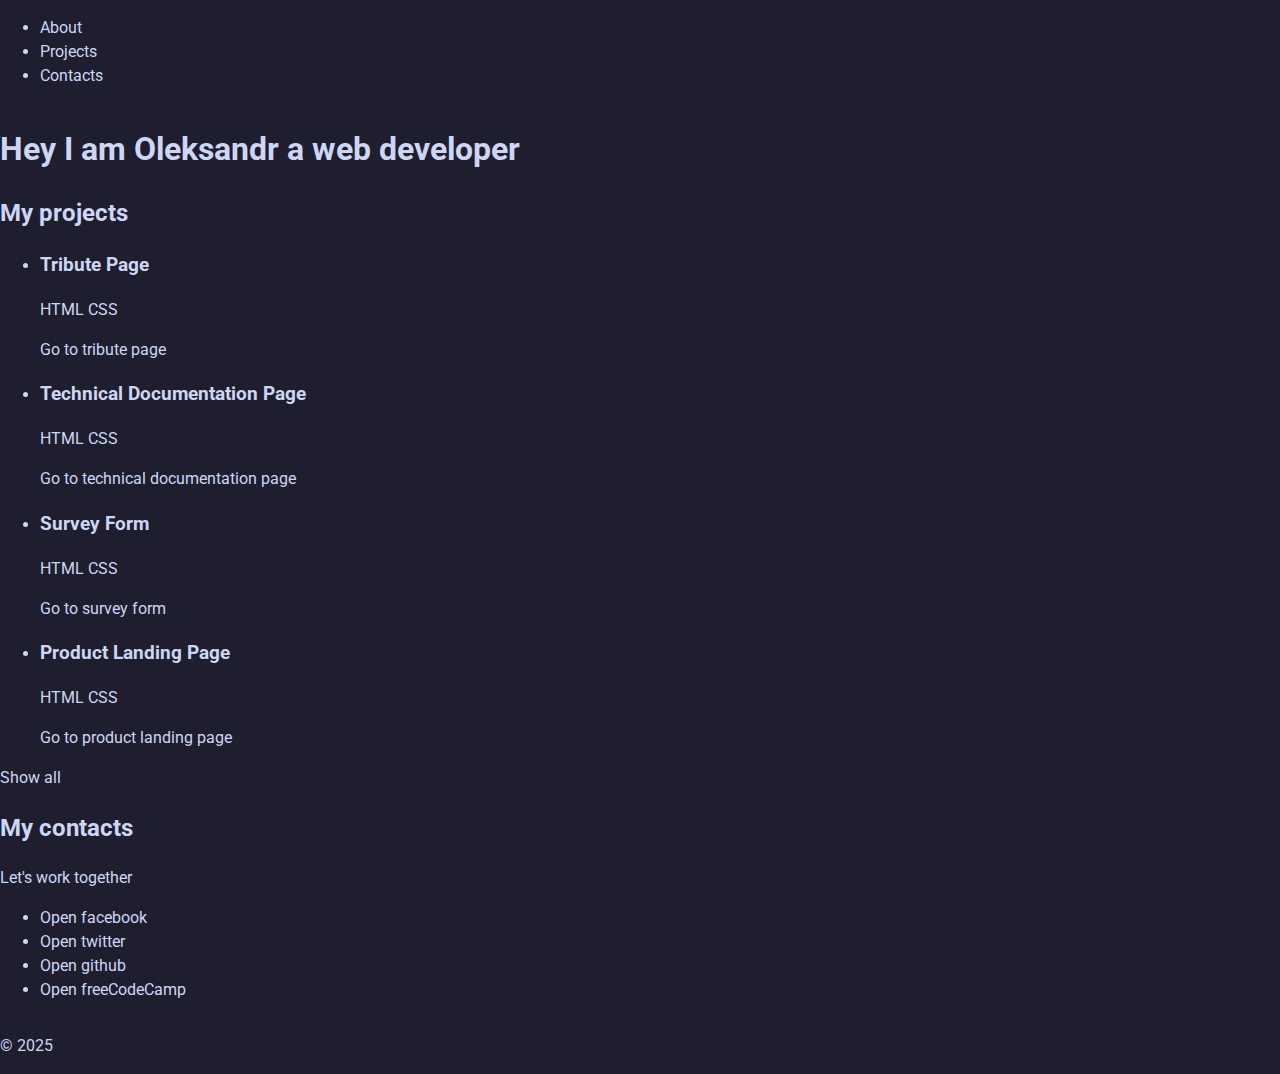
<file: personal-portfolio-webpage/index.html>
<!DOCTYPE html>
<html lang="en">

<head>
  <meta charset="UTF-8">
  <meta name="viewport" content="width=device-width, initial-scale=1.0">
  <meta name="description" content="Personal protfolio webpage of web developer">
  <title>Personal Protfolio Webpage Project</title>
  <link rel="preconnect" href="https://fonts.googleapis.com">
  <link rel="preconnect" href="https://fonts.gstatic.com" crossorigin>
  <link href="https://fonts.googleapis.com/css2?family=Roboto:ital,wght@0,100..900;1,100..900&display=swap"
    rel="stylesheet">
  <link rel="stylesheet" href="css/styles.css">
</head>

<body>
  <div class="wrapper">
    <nav class="nav" id="navbar">
      <div class="container">
        <div class="nav__inner">
          <ul class="menu">
            <li class="menu__item">
              <a href="#welcome-section" class="menu__link">About</a>
            </li>
            <li class="menu__item">
              <a href="#projects" class="menu__link">Projects</a>
            </li>
            <li class="menu__item">
              <a href="#contact" class="menu__link">Contacts</a>
            </li>
          </ul>
        </div>
      </div>
    </nav>
    <main class="main">
      <section class="hero" id="welcome-section">
        <div class="container">
          <div class="hero__inner">
            <h1 class="hero__title">Hey I am Oleksandr <span>a web developer</span></h1>
          </div>
        </div>
      </section>
      <section class="section projects" id="projects">
        <div class="container">
          <h2 class="section__title">My projects</h2>
          <ul class="projects__list">
            <li class="project project-title project--tribute">
              <div class="project__info">
                <h3 class="project__name">Tribute Page</h3>
                <p class="project__technologies">
                  <span class="project__tech project__tech--html">HTML</span>
                  <span class="project__tech project__tech--css">CSS</span>
                </p>
                <a href="https://github.com/ovsmnk/freecodecamp-responsive-web-design-projects/tree/main/tribute-page"
                  class="project__link" target="_blank">
                  <span class="visually-hidden">Go to tribute page</span>
                </a>
              </div>
            </li>
            <li class="project project-title project--docs">
              <div class="project__info">
                <h3 class="project__name">Technical Documentation Page</h3>
                <p class="project__technologies">
                  <span class="project__tech project__tech--html">HTML</span>
                  <span class="project__tech project__tech--css">CSS</span>
                </p>
                <a href="https://github.com/ovsmnk/freecodecamp-responsive-web-design-projects/tree/main/technical-documentation-page"
                  target="_blank" class="project__link">
                  <span class="visually-hidden">Go to technical documentation page</span>
                </a>
              </div>
            </li>
            <li class="project project-title project--form">
              <div class="project__info">
                <h3 class="project__name">Survey Form</h3>
                <p class="project__technologies">
                  <span class="project__tech project__tech--html">HTML</span>
                  <span class="project__tech project__tech--css">CSS</span>
                </p>
                <a href="https://github.com/ovsmnk/freecodecamp-responsive-web-design-projects/tree/main/survey-form"
                  class="project__link" target="_blank">
                  <span class="visually-hidden">Go to survey form</span>
                </a>
              </div>
            </li>
            <li class="project project-title project--landing">
              <div class="project__info">
                <h3 class="project__name">Product Landing Page</h3>
                <p class="project__technologies">
                  <span class="project__tech project__tech--html">HTML</span>
                  <span class="project__tech project__tech--css">CSS</span>
                </p>
                <a href="https://github.com/ovsmnk/freecodecamp-responsive-web-design-projects/tree/main/product-landing-page"
                  class="project__link" target="_blank">
                  <span class="visually-hidden">Go to product landing page</span>
                </a>
              </div>
            </li>
          </ul>
          <a href="https://github.com/ovsmnk" class="button projects__button" target="_blank">
            Show all <span class="button__arrow"></span>
          </a>
        </div>
      </section>
      <section class="section contact" id="contact">
        <div class="container">
          <h2 class="visually-hidden">My contacts</h2>
          <p class="contact__text">Let's work together</p>
          <ul class="socials">
            <li class="socials__item">
              <a href="#" class="socials__link socials__link--facebook" target="_blank">
                <span class="visually-hidden">Open facebook</span>
              </a>
            </li>
            <li class="socials__item">
              <a href="#" class="socials__link socials__link--twitter" target="_blank">
                <span class="visually-hidden">Open twitter</span>
              </a>
            </li>
            <li class="socials__item">
              <a href="https://github.com/ovsmnk" class="socials__link socials__link--github profile-link"
                target="_blank">
                <span class="visually-hidden">Open github</span>
              </a>
            </li>
            <li class="socials__item">
              <a href="https://www.freecodecamp.org/ovsmnk" class="socials__link socials__link--freecodecamp"
                target="_blank">
                <span class="visually-hidden">Open freeCodeCamp</span>
              </a>
            </li>
          </ul>
        </div>
      </section>
    </main>
    <footer class="footer">
      <div class="container">
        <div class="footer__inner">
          <p class="footer__copy">&copy; 2025</p>
        </div>
      </div>
    </footer>
  </div>
</body>

</html>
</file>
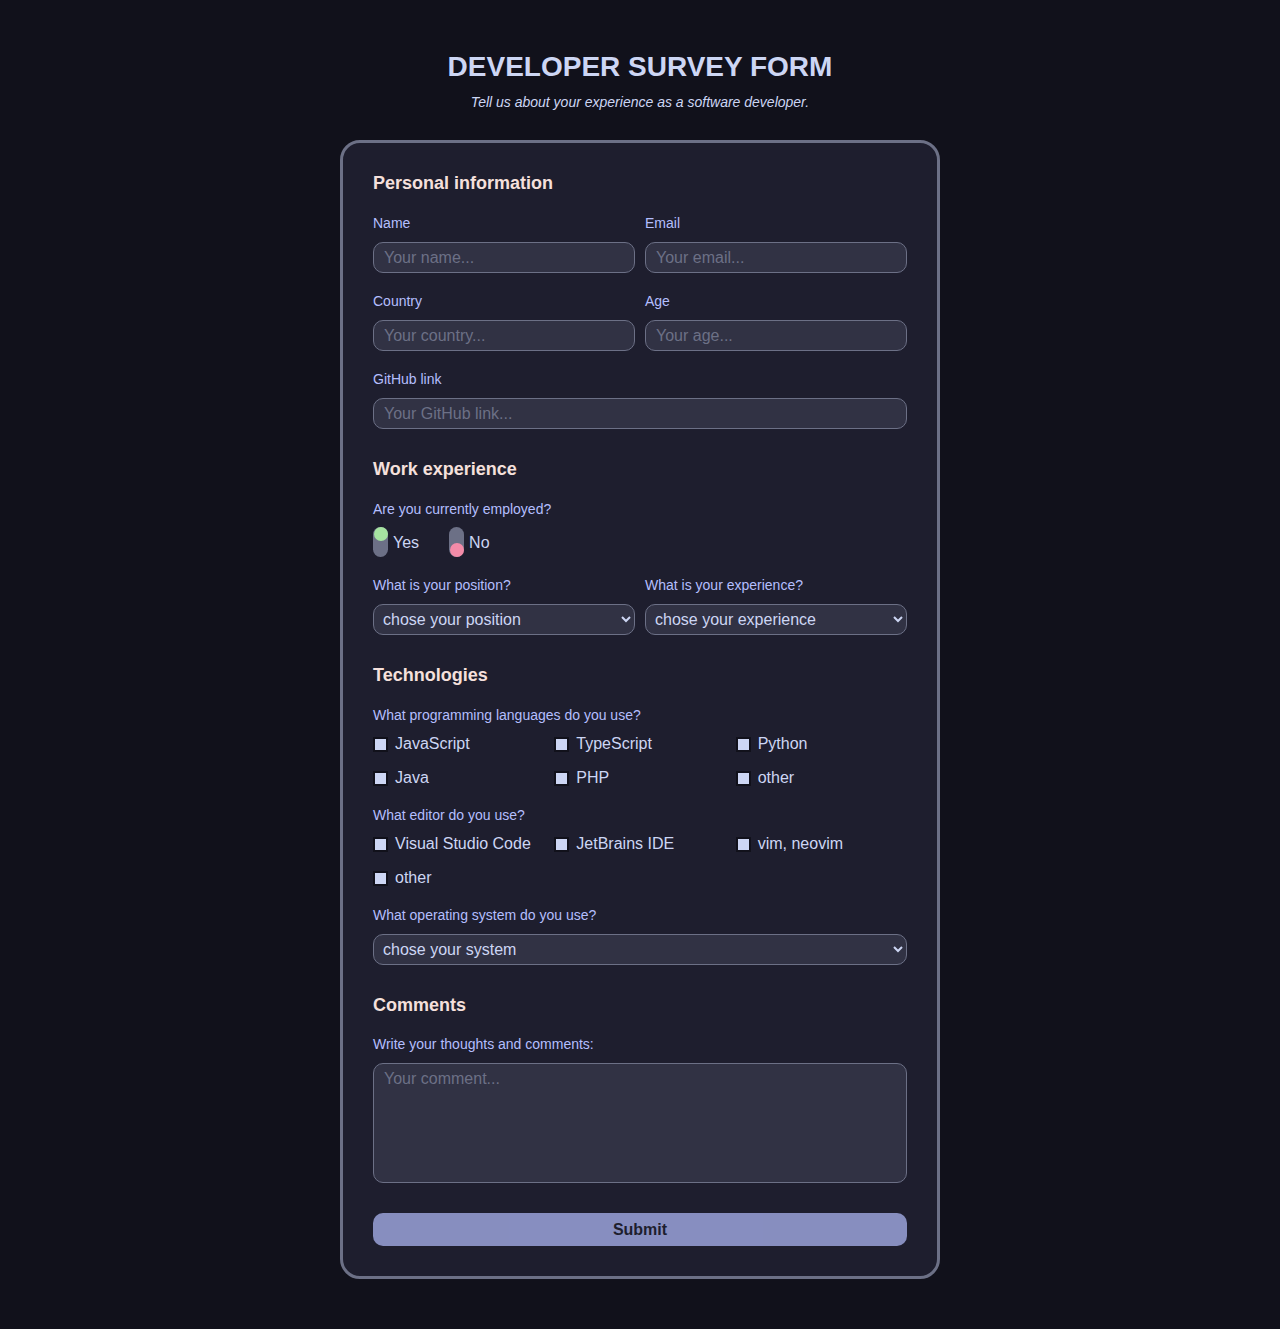
<file: survey-form/index.html>
<!doctype html>
<html lang="en">

<head>
  <meta charset="UTF-8">
  <meta name="viewport" content="width=device-width, initial-scale=1.0">
  <title>Survey Form Project</title>
  <link rel="stylesheet" href="css/styles.css">
</head>

<body>
  <div class="wrapper">
    <div class="survey">
      <div class="heading">
        <h1 class="title" id="title">Developer Survey Form</h1>
        <p class="description" id="description">
          Tell us about your experience as a software developer.
        </p>
      </div>
      <form action="#" method="post" id="survey-form" class="form">
        <fieldset class="form__section">
          <legend class="form__section-title">Personal information</legend>
          <ul class="form__list form__list--personal">
            <li class="form__list-item">
              <label class="form__label" for="name" id="name-label">Name</label>
              <input class="form__input" id="name" name="name" type="text" placeholder="Your name..." required>
            </li>
            <li class="form__list-item">
              <label class="form__label" for="email" id="email-label">Email</label>
              <input class="form__input" id="email" name="email" type="email" placeholder="Your email..." required>
            </li>
            <li class="form__list-item">
              <label class="form__label" for="country" id="country-label">Country</label>
              <input class="form__input" id="country" name="country" type="text" placeholder="Your country..." required>
            </li>
            <li class="form__list-item">
              <label class="form__label" for="number" id="number-label">Age</label>
              <input class="form__input" type="number" id="number" min="16" max="120" name="number" required
                placeholder="Your age...">
            </li>
            <li class="form__list-item">
              <label class="form__label" for="github" id="github-label">GitHub link</label>
              <input class="form__input" id="github" name="github" type="url" placeholder="Your GitHub link..." required>
            </li>
          </ul>
        </fieldset>
        <fieldset class="form__section">
          <legend class="form__section-title">Work experience</legend>
          <ul class="form__list form__list--work">
            <li class="form__list-item">
              <h3 class="form__list-title">Are you currently employed?</h3>
              <p class="form__row">
                <label for="employed" class="switcher">
                  <input id="employed" type="radio" name="is-employed" value="yes" class="switcher__input" checked>
                  <span class="switcher__handle"></span>
                  <span class="switcher__text">Yes</span>
                </label>
                <label for="not-employed" class="switcher">
                  <input id="not-employed" type="radio" name="is-employed" value="no" class="switcher__input">
                  <span class="switcher__handle"></span>
                  <span class="switcher__text">No</span>
                </label>
              </p>
            </li>
            <li class="form__list-item">
              <label for="dropdown" class="form__label">What is your position?</label>
              <select name="dropdown" id="dropdown" class="form__select">
                <option>chose your position</option>
                <option value="unemployed">unemployed</option>
                <option value="junior">Junior Developer</option>
                <option value="middle">Middle Developer</option>
                <option value="senior">Senior Developer</option>
              </select>
            </li>
            <li class="form__list-item">
              <label for="experience" class="form__label">What is your experience?</label>
              <select name="experience" id="experience" class="form__select">
                <option>chose your experience</option>
                <option value="0">no experience</option>
                <option value="1-5">1-5 years</option>
                <option value="5-10">5-10 years</option>
                <option value="10+">10+ years</option>
              </select>
            </li>
          </ul>
        </fieldset>
        <fieldset class="form__section">
          <legend class="form__section-title">Technologies</legend>
          <ul class="form__list form__list--technologies">
            <li class="form__list-item">
              <h3 class="form__list-title">
                What programming languages do you use?
              </h3>
              <ul class="options-list">
                <li class="options-list__item">
                  <label for="javascript-checkbox" class="checkbox">
                    <input type="checkbox" id="javascript-checkbox" name="javascript-checkbox" value="javascript"
                      class="checkbox__input">
                    <span class="checkbox__handle"></span>
                    <span class="checkbox__text">JavaScript</span>
                  </label>
                </li>
                <li class="options-list__item">
                  <label for="typescript-checkbox" class="checkbox">
                    <input type="checkbox" id="typescript-checkbox" name="typescript-checkbox" value="typescript"
                      class="checkbox__input">
                    <span class="checkbox__handle"></span>
                    <span class="checkbox__text">TypeScript</span>
                  </label>
                </li>
                <li class="options-list__item">
                  <label for="python-checkbox" class="checkbox">
                    <input type="checkbox" id="python-checkbox" name="python-checkbox" value="python"
                      class="checkbox__input">
                    <span class="checkbox__handle"></span>
                    <span class="checkbox__text">Python</span>
                  </label>
                </li>
                <li class="options-list__item">
                  <label for="java-checkbox" class="checkbox">
                    <input type="checkbox" id="java-checkbox" name="java-checkbox" value="java" class="checkbox__input">
                    <span class="checkbox__handle"></span>
                    <span class="checkbox__text">Java</span>
                  </label>
                </li>
                <li class="options-list__item">
                  <label for="php-checkbox" class="checkbox">
                    <input type="checkbox" id="php-checkbox" name="php-checkbox" value="php" class="checkbox__input">
                    <span class="checkbox__handle"></span>
                    <span class="checkbox__text">PHP</span>
                  </label>
                </li>
                <li class="options-list__item">
                  <label for="other-lang-checkbox" class="checkbox">
                    <input type="checkbox" id="other-lang-checkbox" name="other-lang-checkbox" value="other"
                      class="checkbox__input">
                    <span class="checkbox__handle"></span>
                    <span class="checkbox__text">other</span>
                  </label>
                </li>
              </ul>
            </li>
            <li class="form__list-item">
              <h3 class="form__list-title">What editor do you use?</h3>
              <ul class="options-list">
                <li class="options-list__item">
                  <label for="code-checkbox" class="checkbox">
                    <input type="checkbox" id="code-checkbox" name="code-checkbox" value="code" class="checkbox__input">
                    <span class="checkbox__handle"></span>
                    <span class="checkbox__text">Visual Studio Code</span>
                  </label>
                </li>
                <li class="options-list__item">
                  <label for="jetbrains-checkbox" class="checkbox">
                    <input type="checkbox" id="jetbrains-checkbox" name="jetbrains-checkbox" value="jetbrains"
                      class="checkbox__input">
                    <span class="checkbox__handle"></span>
                    <span class="checkbox__text">JetBrains IDE</span>
                  </label>
                </li>
                <li class="options-list__item">
                  <label for="vim-checkbox" class="checkbox">
                    <input type="checkbox" id="vim-checkbox" name="vim-checkbox" value="vim" class="checkbox__input">
                    <span class="checkbox__handle"></span>
                    <span class="checkbox__text">vim, neovim</span>
                  </label>
                </li>
                <li class="options-list__item">
                  <label for="other-editor-checkbox" class="checkbox">
                    <input type="checkbox" id="other-editor-checkbox" name="other-editor-checkbox" value="other"
                      class="checkbox__input">
                    <span class="checkbox__handle"></span>
                    <span class="checkbox__text">other</span>
                  </label>
                </li>
              </ul>
            </li>
            <li class="form__list-item">
              <label for="system" class="form__label">What operating system do you use?</label>
              <select name="system" id="system" class="form__select">
                <option>chose your system</option>
                <option value="windows">Windows</option>
                <option value="mac">Mac</option>
                <option value="linux">Linux</option>
              </select>
            </li>
          </ul>
        </fieldset>
        <fieldset class="form__section">
          <legend class="form__section-title">Comments</legend>
          <label for="comment" class="form__label">Write your thoughts and comments:</label>
          <textarea class="form__textarea" id="comment" name="comment" rows="5" cols="30"
            placeholder="Your comment..."></textarea>
        </fieldset>
        <button class="form__button" id="submit" type="submit">
          Submit
        </button>
      </form>
    </div>
  </div>
</body>

</html>
</file>
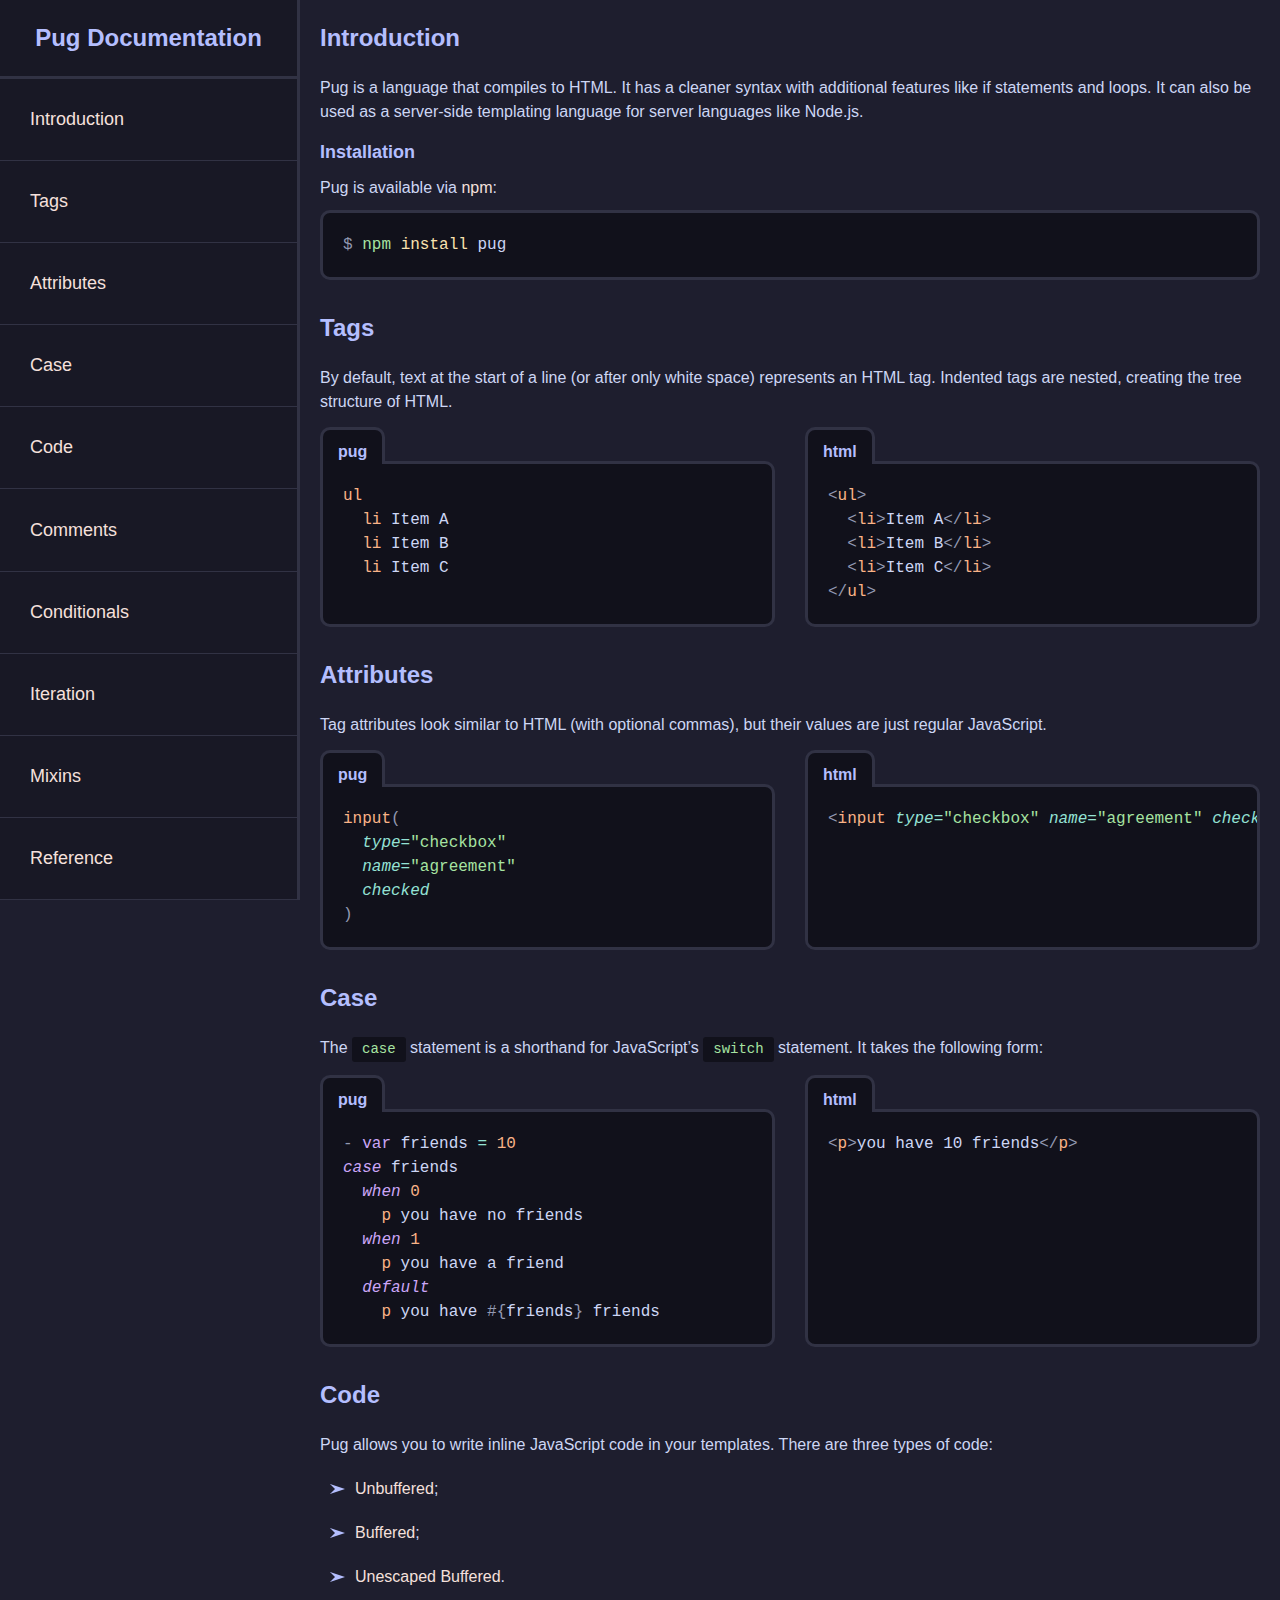
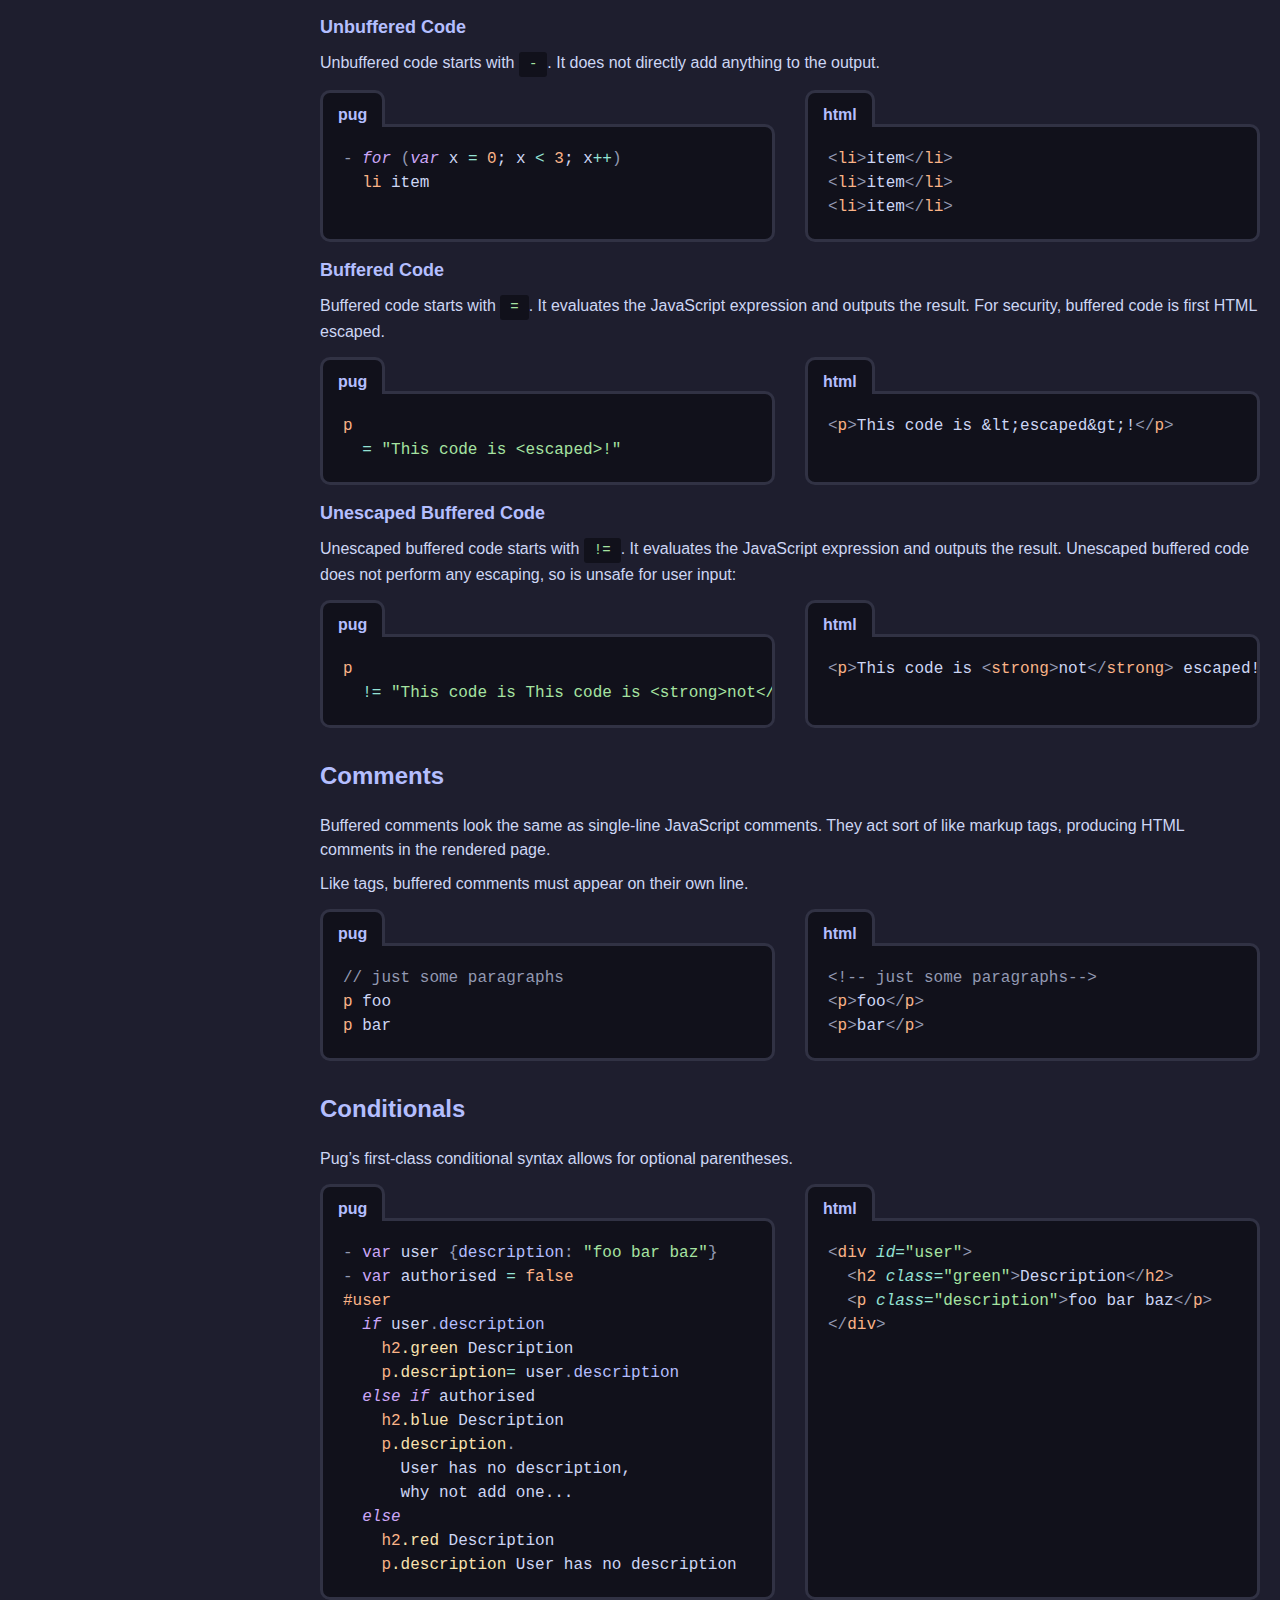
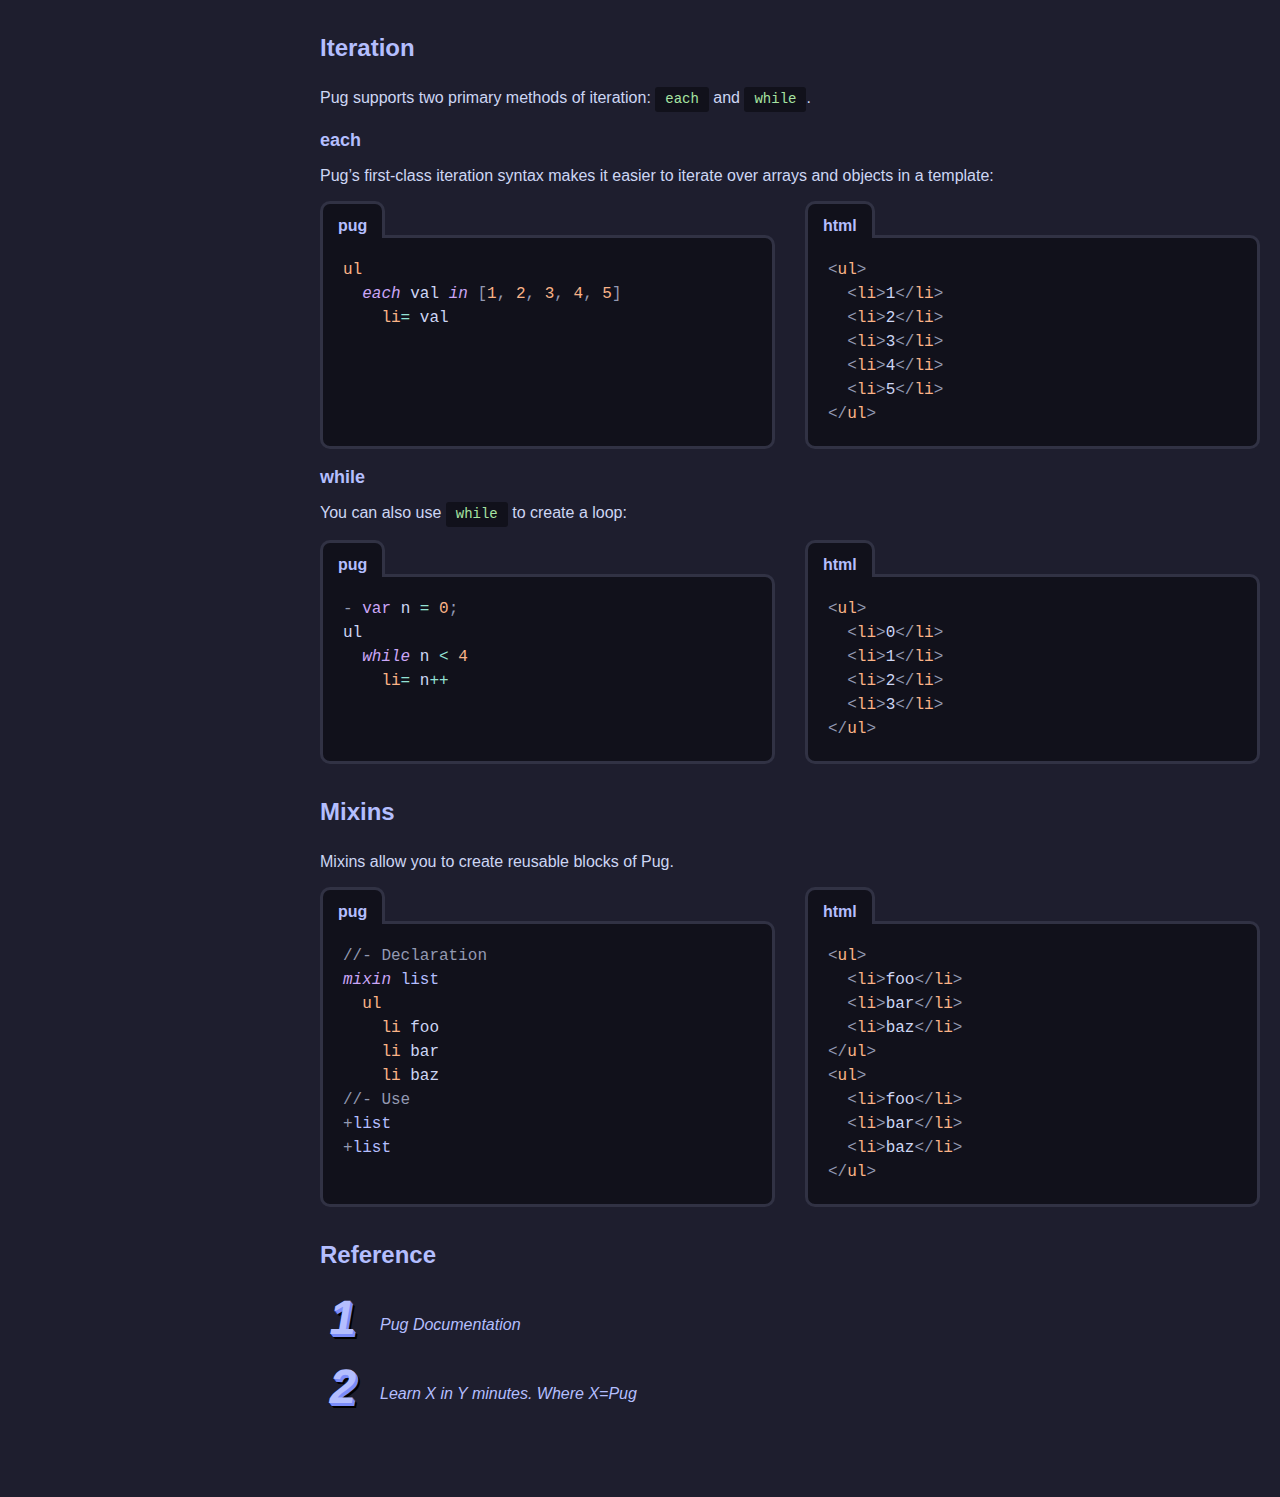
<file: technical-documentation-page/index.html>
<!DOCTYPE html>
<html lang="en">

<head>
  <meta charset="UTF-8">
  <meta name="viewport" content="width=device-width, initial-scale=1.0">
  <meta name="description" content="Pug documentation page">
  <title>Technical Documentation Page Project</title>
  <link rel="stylesheet" href="css/styles.css">
</head>

<body>
  <div class="wrapper">
    <nav class="nav" id="navbar">
      <header class="nav__header">Pug Documentation</header>
      <ul class="nav-menu">
        <li class="nav-item">
          <a href="#Introduction" class="nav-link">Introduction</a>
        </li>
        <li class="nav-item">
          <a href="#Tags" class="nav-link">Tags</a>
        </li>
        <li class="nav-item">
          <a href="#Attributes" class="nav-link">Attributes</a>
        </li>
        <li class="nav-item">
          <a href="#Case" class="nav-link">Case</a>
        </li>
        <li class="nav-item">
          <a href="#Code" class="nav-link">Code</a>
        </li>
        <li class="nav-item">
          <a href="#Comments" class="nav-link">Comments</a>
        </li>
        <li class="nav-item">
          <a href="#Conditionals" class="nav-link">Conditionals</a>
        </li>
        <li class="nav-item">
          <a href="#Iteration" class="nav-link">Iteration</a>
        </li>
        <li class="nav-item">
          <a href="#Mixins" class="nav-link">Mixins</a>
        </li>
        <li class="nav-item">
          <a href="#Reference" class="nav-link">Reference</a>
        </li>
      </ul>
    </nav>
    <main class="main" id="main-doc">
      <section class="main-section" id="Introduction">
        <header class="main-section__header">Introduction</header>
        <div class="main-section__content">
          <p class="main-section__text">Pug is a language that compiles to HTML. It has a cleaner syntax with additional
            features like if statements and loops. It can also be used as a server-side templating language for server
            languages like Node.js.</p>
          <h2 class="main-section__title">Installation</h2>
          <p class="main-section__text">Pug is available via <a href="https://www.npmjs.com/" target="_blank"
              class="link">npm</a>:</p>
          <div class="code-block">
            <pre><code><span class="dim-text">$</span> <span class="command">npm</span> <span class="subcommand">install</span> pug</code></pre>
          </div>
        </div>
      </section>
      <section class="main-section" id="Tags">
        <header class="main-section__header">Tags</header>
        <div class="main-section__content">
          <p class="main-section__text">By default, text at the start of a line (or after only white space) represents
            an HTML tag. Indented tags are nested, creating the tree structure of HTML.</p>
          <div class="code-wrapper">
            <div class="code-block">
              <b class="code-block__lang">pug</b>
              <pre><code><span class="tag-name">ul</span>
  <span class="tag-name">li</span> Item A
  <span class="tag-name">li</span> Item B
  <span class="tag-name">li</span> Item C</code></pre>
            </div>
            <div class="code-block">
              <b class="code-block__lang">html</b>
              <pre><code><span class="tag">&lt;<span class="tag-name">ul</span>&gt;</span>
  <span class="tag">&lt;<span class="tag-name">li</span>&gt;</span>Item A<span class="tag">&lt;/<span class="tag-name">li</span>&gt;</span>
  <span class="tag">&lt;<span class="tag-name">li</span>&gt;</span>Item B<span class="tag">&lt;/<span class="tag-name">li</span>&gt;</span>
  <span class="tag">&lt;<span class="tag-name">li</span>&gt;</span>Item C<span class="tag">&lt;/<span class="tag-name">li</span>&gt;</span>
<span class="tag">&lt;/<span class="tag-name">ul</span>&gt;</span></code></pre>
            </div>
          </div>
        </div>
      </section>
      <section class="main-section" id="Attributes">
        <header class="main-section__header">Attributes</header>
        <div class="main-section__content">
          <p class="main-section__text">Tag attributes look similar to HTML (with optional commas), but their values are
            just regular JavaScript.</p>
          <div class="code-wrapper">
            <div class="code-block">
              <b class="code-block__lang">pug</b>
              <pre><code><span class="tag-name">input</span><span class="dim-text">(</span>
  <span class="attribute">type=</span><span class="attribute-value">"checkbox"</span>
  <span class="attribute">name=</span><span class="attribute-value">"agreement"</span>
  <span class="attribute">checked</span>
<span class="dim-text">)</span></code></pre>
            </div>
            <div class="code-block">
              <b class="code-block__lang">html</b>
              <pre><code><span class="tag">&lt;<span class="tag-name">input</span></span> <span class="attribute">type=</span><span class="attribute-value">"checkbox"</span> <span class="attribute">name=</span><span class="attribute-value">"agreement"</span> <span class="attribute">checked</span> <span class="tag">/&gt;</span></code></pre>
            </div>
          </div>
        </div>
      </section>
      <section class="main-section" id="Case">
        <header class="main-section__header">Case</header>
        <div class="main-section__content">
          <p class="main-section__text">The <code class="text-code">case</code> statement is a shorthand for
            JavaScript’s <code class="text-code">switch</code> statement. It takes the following form:</p>
          <div class="code-wrapper">
            <div class="code-block">
              <b class="code-block__lang">pug</b>
              <pre><code><span class="dim-text">-</span> <span class="keyword keyword--no-italic">var</span> friends <span class="operator">=</span> <span class="datatype-num">10</span>
<span class="keyword">case</span> friends
  <span class="keyword">when</span> <span class="datatype-num">0</span>
    <span class="tag-name">p</span> you have no friends
  <span class="keyword">when</span> <span class="datatype-num">1</span>
    <span class="tag-name">p</span> you have a friend
  <span class="keyword">default</span>
    <span class="tag-name">p</span> you have <span class="dim-text">#{</span>friends<span class="dim-text">}</span> friends</code></pre>
            </div>
            <div class="code-block">
              <b class="code-block__lang">html</b>
              <pre><code><span class="tag">&lt;<span class="tag-name">p</span>&gt;</span>you have 10 friends<span class="tag">&lt;/<span class="tag-name">p</span>&gt;</span></code></pre>
            </div>
          </div>
        </div>
      </section>
      <section class="main-section" id="Code">
        <header class="main-section__header">Code</header>
        <div class="main-section__content">
          <p class="main-section__text">Pug allows you to write inline JavaScript code in your templates. There are
            three types of code:</p>
          <ul class="main-section__list">
            <li class="main-section__list-item">
              <a class="main-section__list-link" href="#Unbuffered_Code">Unbuffered</a>;
            </li>
            <li class="main-section__list-item">
              <a class="main-section__list-link" href="#Buffered_Code">Buffered</a>;
            </li>
            <li class="main-section__list-item">
              <a class="main-section__list-link" href="#Unescaped_Buffered_Code">Unescaped Buffered</a>.
            </li>
          </ul>
          <h2 class="main-section__title" id="Unbuffered_Code">Unbuffered Code</h2>
          <p class="main-section__text">Unbuffered code starts with <code class="text-code">-</code>. It does not
            directly add anything to the output.
          </p>
          <div class="code-wrapper">
            <div class="code-block">
              <b class="code-block__lang">pug</b>
              <pre><code><span class="dim-text">-</span> <span class="keyword">for</span> <span class="dim-text">(</span><span class="keyword">var</span> x <span class="operator">=</span> <span class="datatype-num">0</span>; x <span class="operator">&lt;</span> <span class="datatype-num">3</span>; x<span class="operator">++</span><span class="dim-text">)</span>
  <span class="tag-name">li</span> item</code></pre>
            </div>
            <div class="code-block">
              <b class="code-block__lang">html</b>
              <pre><code><span class="tag">&lt;<span class="tag-name">li</span>&gt;</span>item<span class="tag">&lt;/<span class="tag-name">li</span>&gt;</span>
<span class="tag">&lt;<span class="tag-name">li</span>&gt;</span>item<span class="tag">&lt;/<span class="tag-name">li</span>&gt;</span>
<span class="tag">&lt;<span class="tag-name">li</span>&gt;</span>item<span class="tag">&lt;/<span class="tag-name">li</span>&gt;</span></code></pre>
            </div>
          </div>
          <h2 class="main-section__title" id="Buffered_Code">Buffered Code</h2>
          <p class="main-section__text">Buffered code starts with <code class="text-code">=</code>. It evaluates the
            JavaScript expression and outputs
            the result. For security, buffered code is first HTML escaped.</p>
          <div class="code-wrapper">
            <div class="code-block">
              <b class="code-block__lang">pug</b>
              <pre><code><span class="tag-name">p</span>
  <span class="operator">=</span> <span class="datatype-str">"This code is &lt;escaped&gt;!"</span></code></pre>
            </div>
            <div class="code-block">
              <b class="code-block__lang">html</b>
              <pre><code><span class="tag">&lt;<span class="tag-name">p</span>&gt;</span>This code is &amp;lt;escaped&amp;gt;!<span class="tag">&lt;/<span class="tag-name">p</span>&gt;</span></code></pre>
            </div>
          </div>
          <h2 class="main-section__title" id="Unescaped_Buffered_Code">Unescaped Buffered Code</h2>
          <p class="main-section__text">Unescaped buffered code starts with <code class="text-code">!=</code>. It
            evaluates the JavaScript expression
            and outputs the result. Unescaped buffered code does not perform any escaping, so is unsafe for user input:
          </p>
          <div class="code-wrapper">
            <div class="code-block">
              <b class="code-block__lang">pug</b>
              <pre><code><span class="tag-name">p</span>
  <span class="operator">!=</span> <span class="datatype-str">"This code is This code is &lt;strong&gt;not&lt;/strong&gt; escaped!"</span></code></pre>
            </div>
            <div class="code-block">
              <b class="code-block__lang">html</b>
              <pre><code><span class="tag">&lt;<span class="tag-name">p</span>&gt;</span>This code is <span class="tag">&lt;<span class="tag-name">strong</span>&gt;</span>not<span class="tag">&lt;/<span class="tag-name">strong</span>&gt;</span> escaped!<span class="tag">&lt;/<span class="tag-name">p</span>&gt;</span></code></pre>
            </div>
          </div>
        </div>
      </section>
      <section class="main-section" id="Comments">
        <header class="main-section__header">Comments</header>
        <div class="main-section__content">
          <p class="main-section__text">Buffered comments look the same as single-line JavaScript comments. They act
            sort of like markup tags, producing HTML comments in the rendered page.</p>
          <p class="main-section__text">Like tags, buffered comments must appear on their own line.</p>
          <div class="code-wrapper">
            <div class="code-block">
              <b class="code-block__lang">pug</b>
              <pre><code><span class="dim-text">// just some paragraphs</span>
<span class="tag-name">p</span> foo
<span class="tag-name">p</span> bar</code></pre>
            </div>
            <div class="code-block">
              <b class="code-block__lang">html</b>
              <pre><code><span class="dim-text">&lt;!-- just some paragraphs--&gt;</span>
<span class="tag">&lt;<span class="tag-name">p</span>&gt;</span>foo<span class="tag">&lt;/<span class="tag-name">p</span>&gt;</span>
<span class="tag">&lt;<span class="tag-name">p</span>&gt;</span>bar<span class="tag">&lt;/<span class="tag-name">p</span>&gt;</span></code></pre>
            </div>
          </div>
        </div>
      </section>
      <section class="main-section" id="Conditionals">
        <header class="main-section__header">Conditionals</header>
        <div class="main-section__content">
          <p class="main-section__text">Pug’s first-class conditional syntax allows for optional parentheses.</p>
          <div class="code-wrapper">
            <div class="code-block">
              <b class="code-block__lang">pug</b>
              <pre><code><span class="dim-text">-</span> <span class="keyword keyword--no-italic">var</span> user <span class="dim-text">{</span><span class="obj-value">description</span><span class="dim-text">:</span> <span class="datatype-str">"foo bar baz"</span><span class="dim-text">}</span>
<span class="dim-text">-</span> <span class="keyword keyword--no-italic">var</span> authorised <span class="operator">=</span> <span class="datatype-bool">false</span>
<span class="tag-name">#user</span>
  <span class="keyword">if</span> user<span class="dim-text">.</span><span class="obj-value">description</span>
    <span class="tag-name">h2</span><span class="class-atr">.green</span> Description
    <span class="tag-name">p</span><span class="class-atr">.description</span><span class="operator">=</span> user<span class="dim-text">.</span><span class="obj-value">description</span>
  <span class="keyword">else if</span> authorised
    <span class="tag-name">h2</span><span class="class-atr">.blue</span> Description
    <span class="tag-name">p</span><span class="class-atr">.description</span><span class="dim-text">.</span>
      User has no description,
      why not add one...
  <span class="keyword">else</span>
    <span class="tag-name">h2</span><span class="class-atr">.red</span> Description
    <span class="tag-name">p</span><span class="class-atr">.description</span> User has no description</code></pre>
            </div>
            <div class="code-block">
              <b class="code-block__lang">html</b>
              <pre><code><span class="tag">&lt;<span class="tag-name">div</span></span> <span class="attribute">id=</span><span class="attribute-value">"user"</span><span class="tag">&gt;</span>
  <span class="tag">&lt;<span class="tag-name">h2</span></span> <span class="attribute">class=</span><span class="attribute-value">"green"</span><span class="tag">&gt;</span>Description<span class="tag">&lt;/<span class="tag-name">h2</span>&gt;</span>
  <span class="tag">&lt;<span class="tag-name">p</span></span> <span class="attribute">class=</span><span class="attribute-value">"description"</span><span class="tag">&gt;</span>foo bar baz<span class="tag">&lt;/<span class="tag-name">p</span>&gt;</span>
<span class="tag">&lt;/<span class="tag-name">div</span>&gt;</span></code></pre>
            </div>
          </div>
        </div>
      </section>
      <section class="main-section" id="Iteration">
        <header class="main-section__header">Iteration</header>
        <div class="main-section__content">
          <p class="main-section__text">Pug supports two primary methods of iteration: <code
              class="text-code">each</code> and <code class="text-code">while</code>.</p>
          <h2 class="main-section__title">each</h2>
          <p class="main-section__text">Pug’s first-class iteration syntax makes it easier to iterate over arrays and
            objects in a template:</p>
          <div class="code-wrapper">
            <div class="code-block">
              <b class="code-block__lang">pug</b>
              <pre><code><span class="tag-name">ul</span>
  <span class="keyword">each</span> val <span class="keyword">in</span> <span class="dim-text">[</span><span class="datatype-num">1</span><span class="dim-text">,</span> <span class="datatype-num">2</span><span class="dim-text">,</span> <span class="datatype-num">3</span><span class="dim-text">,</span> <span class="datatype-num">4</span><span class="dim-text">,</span> <span class="datatype-num">5</span><span class="dim-text">]</span>
    <span class="tag-name">li</span><span class="operator">=</span> val</code></pre>
            </div>
            <div class="code-block">
              <b class="code-block__lang">html</b>
              <pre><code><span class="tag">&lt;<span class="tag-name">ul</span>&gt;</span>
  <span class="tag">&lt;<span class="tag-name">li</span>&gt;</span>1<span class="tag">&lt;/<span class="tag-name">li</span>&gt;</span>
  <span class="tag">&lt;<span class="tag-name">li</span>&gt;</span>2<span class="tag">&lt;/<span class="tag-name">li</span>&gt;</span>
  <span class="tag">&lt;<span class="tag-name">li</span>&gt;</span>3<span class="tag">&lt;/<span class="tag-name">li</span>&gt;</span>
  <span class="tag">&lt;<span class="tag-name">li</span>&gt;</span>4<span class="tag">&lt;/<span class="tag-name">li</span>&gt;</span>
  <span class="tag">&lt;<span class="tag-name">li</span>&gt;</span>5<span class="tag">&lt;/<span class="tag-name">li</span>&gt;</span>
<span class="tag">&lt;/<span class="tag-name">ul</span>&gt;</span></code></pre>
            </div>
          </div>
          <h2 class="main-section__title">while</h2>
          <p class="main-section__text">You can also use <code class="text-code">while</code> to create a loop:</p>
          <div class="code-wrapper">
            <div class="code-block">
              <b class="code-block__lang">pug</b>
              <pre><code><span class="dim-text">-</span> <span class="keyword keyword--no-italic">var</span> n <span class="operator">=</span> <span class="datatype-num">0</span><span class="dim-text">;</span>
<span class="tab-name">ul</span>
  <span class="keyword">while</span> n <span class="operator">&lt;</span> <span class="datatype-num">4</span>
    <span class="tag-name">li</span><span class="operator">=</span> n<span class="operator">++</span></code></pre>
            </div>
            <div class="code-block">
              <b class="code-block__lang">html</b>
              <pre><code><span class="tag">&lt;<span class="tag-name">ul</span>&gt;</span>
  <span class="tag">&lt;<span class="tag-name">li</span>&gt;</span>0<span class="tag">&lt;/<span class="tag-name">li</span>&gt;</span>
  <span class="tag">&lt;<span class="tag-name">li</span>&gt;</span>1<span class="tag">&lt;/<span class="tag-name">li</span>&gt;</span>
  <span class="tag">&lt;<span class="tag-name">li</span>&gt;</span>2<span class="tag">&lt;/<span class="tag-name">li</span>&gt;</span>
  <span class="tag">&lt;<span class="tag-name">li</span>&gt;</span>3<span class="tag">&lt;/<span class="tag-name">li</span>&gt;</span>
<span class="tag">&lt;/<span class="tag-name">ul</span>&gt;</span></code></pre>
            </div>
          </div>
        </div>
      </section>
      <section class="main-section" id="Mixins">
        <header class="main-section__header">Mixins</header>
        <div class="main-section__content">
          <p class="main-section__text">Mixins allow you to create reusable blocks of Pug.</p>
          <div class="code-wrapper">
            <div class="code-block">
              <b class="code-block__lang">pug</b>
              <pre><code><span class="dim-text">//- Declaration</span>
<span class="keyword">mixin</span> <span class="mixin-name">list</span>
  <span class="tag-name">ul</span>
    <span class="tag-name">li</span> foo
    <span class="tag-name">li</span> bar
    <span class="tag-name">li</span> baz
<span class="dim-text">//- Use</span>
<span class="dim-text">+</span><span class="mixin-name">list</span>
<span class="dim-text">+</span><span class="mixin-name">list</span></code></pre>
            </div>
            <div class="code-block">
              <b class="code-block__lang">html</b>
              <pre><code><span class="tag">&lt;<span class="tag-name">ul</span>&gt;</span>
  <span class="tag">&lt;<span class="tag-name">li</span>&gt;</span>foo<span class="tag">&lt;/<span class="tag-name">li</span>&gt;</span>
  <span class="tag">&lt;<span class="tag-name">li</span>&gt;</span>bar<span class="tag">&lt;/<span class="tag-name">li</span>&gt;</span>
  <span class="tag">&lt;<span class="tag-name">li</span>&gt;</span>baz<span class="tag">&lt;/<span class="tag-name">li</span>&gt;</span>
<span class="tag">&lt;/<span class="tag-name">ul</span>&gt;</span>
<span class="tag">&lt;<span class="tag-name">ul</span>&gt;</span>
  <span class="tag">&lt;<span class="tag-name">li</span>&gt;</span>foo<span class="tag">&lt;/<span class="tag-name">li</span>&gt;</span>
  <span class="tag">&lt;<span class="tag-name">li</span>&gt;</span>bar<span class="tag">&lt;/<span class="tag-name">li</span>&gt;</span>
  <span class="tag">&lt;<span class="tag-name">li</span>&gt;</span>baz<span class="tag">&lt;/<span class="tag-name">li</span>&gt;</span>
<span class="tag">&lt;/<span class="tag-name">ul</span>&gt;</span></code></pre>
            </div>
          </div>
        </div>
      </section>
      <section class="main-section" id="Reference">
        <header class="main-section__header">Reference</header>
        <div class="main-section__content">
          <ol class="reference-list">
            <li class="reference-list__item">
              <a class="reference-list__link" href="https://pugjs.org/api/getting-started.html" target="_blank">Pug
                Documentation</a>
            </li>
            <li class="reference-list__item">
              <a class="reference-list__link" href="https://learnxinyminutes.com/pug/" target="_blank">Learn X in Y
                minutes. Where X=Pug</a>
            </li>
          </ol>
        </div>
      </section>
    </main>
  </div>
</body>

</html>
</file>
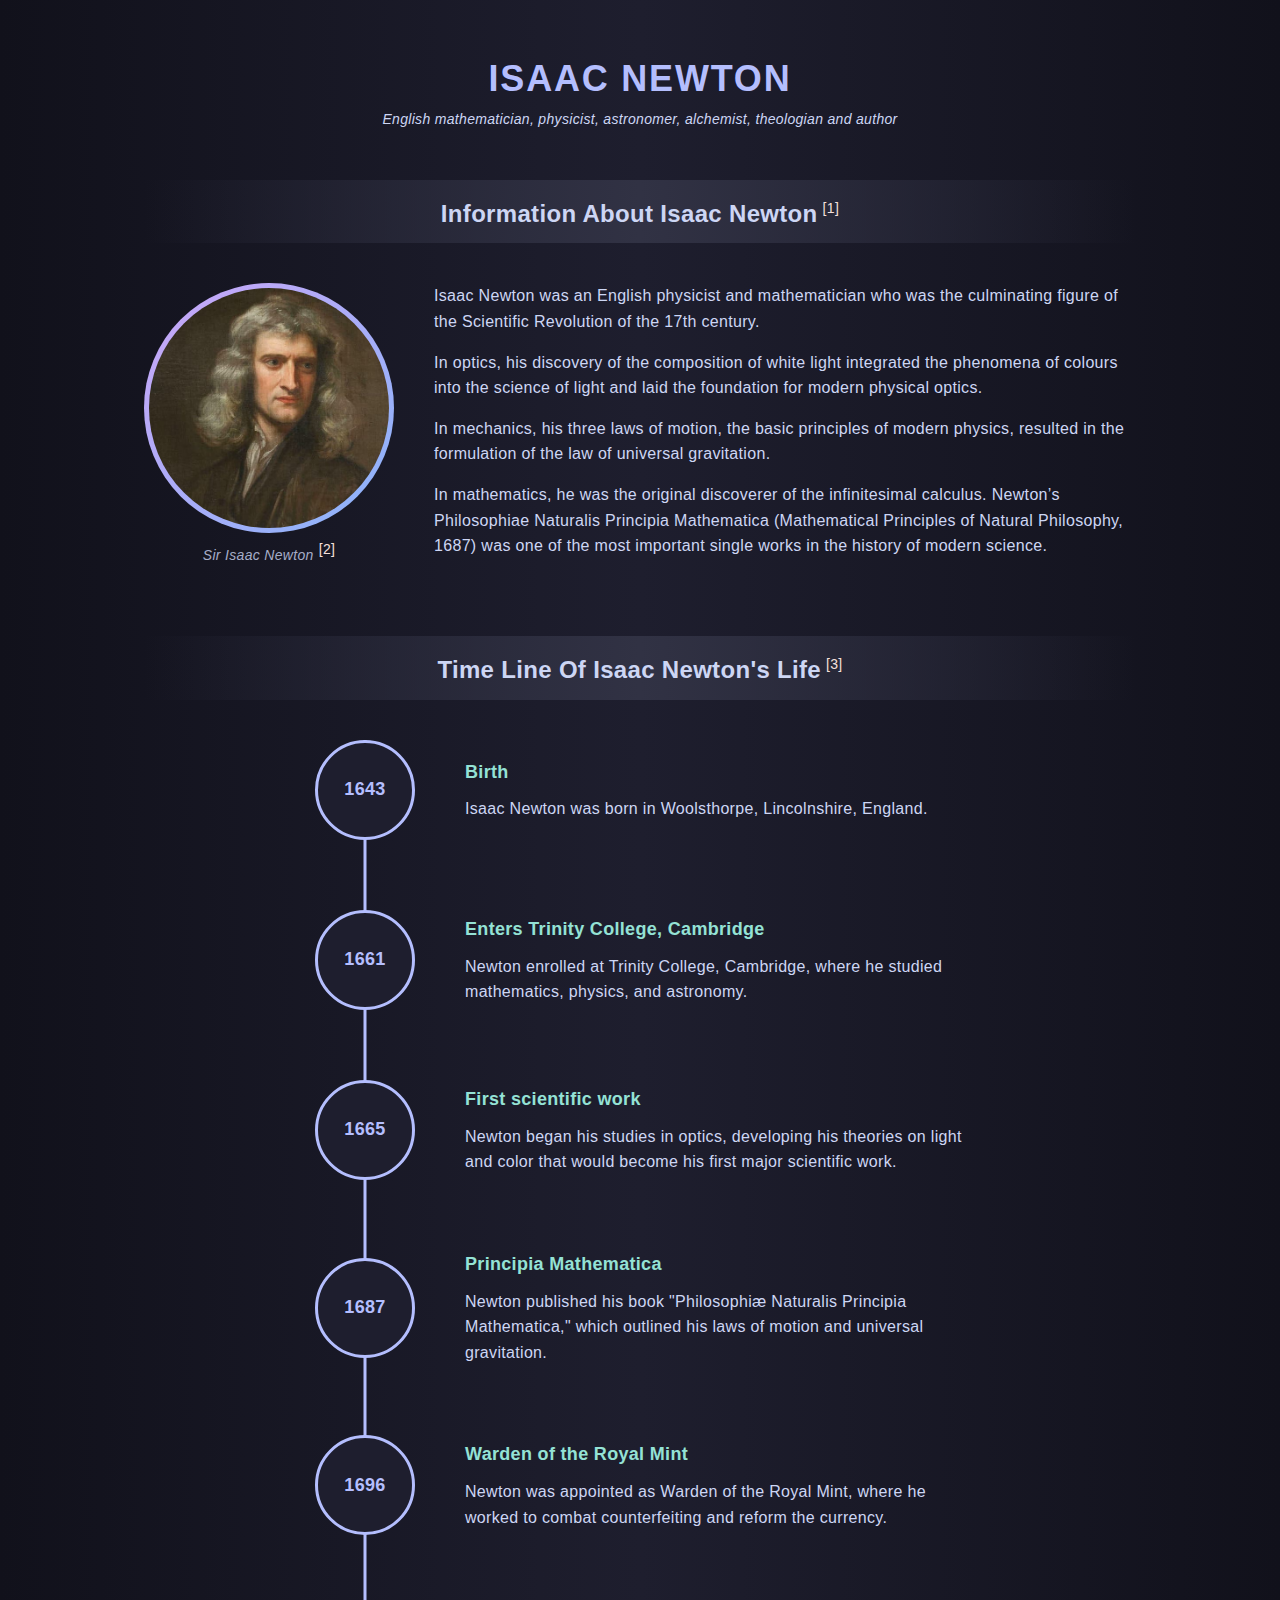
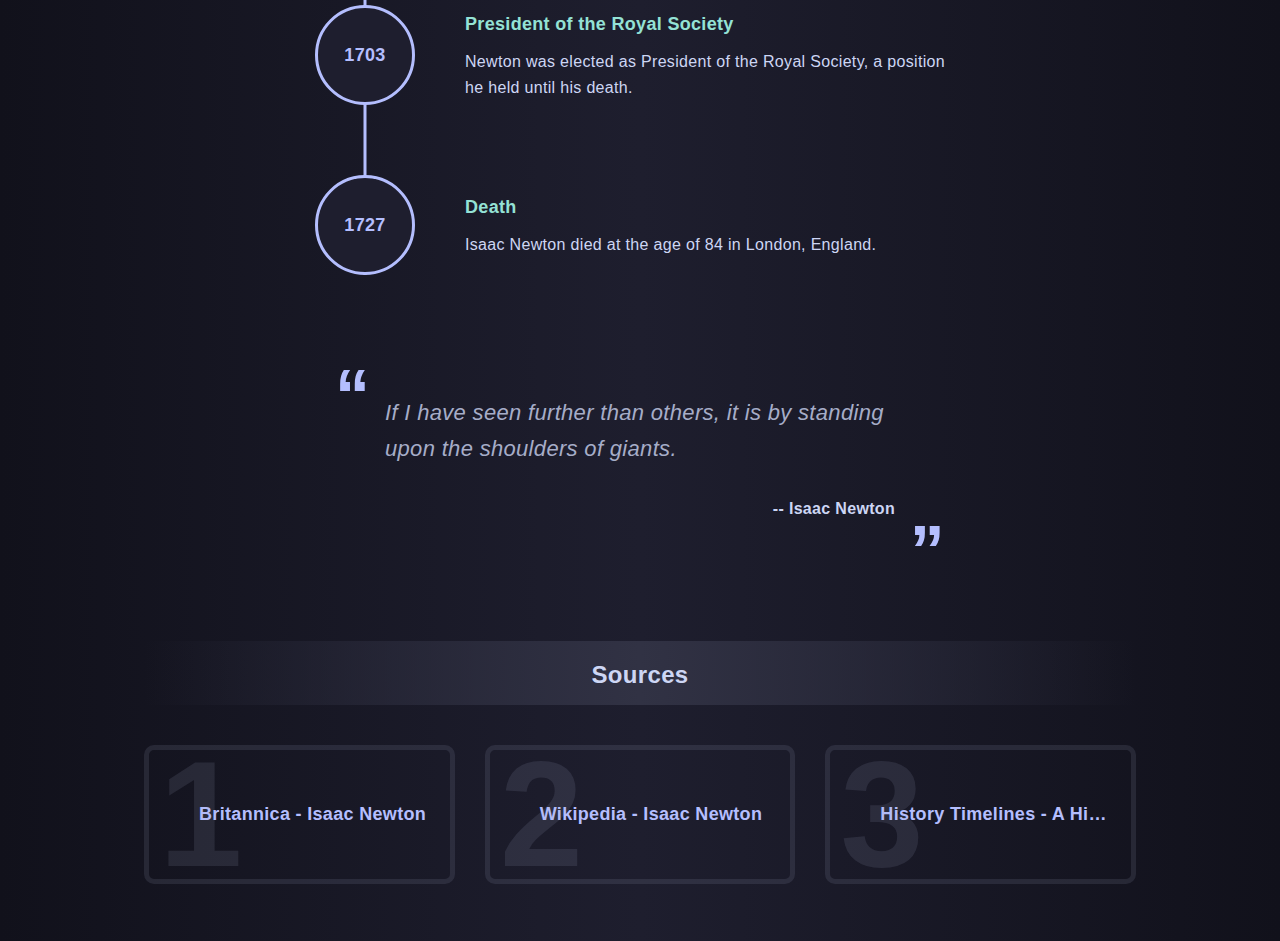
<file: tribute-page/index.html>
<!DOCTYPE html>
<html lang="en">

<head>
  <meta charset="UTF-8">
  <meta name="viewport" content="width=device-width, initial-scale=1.0">
  <meta name="description" content="Tribute page about Isaac Newton">
  <title>Tribute Page Project</title>
  <link rel="stylesheet" href="css/styles.css">
</head>

<body>
  <main class="main" id="main">
    <div class="container">
      <article class="article">
        <div class="article__heading">
          <h1 id="title" class="title">Isaac Newton</h1>
          <p class="subtitle">English mathematician, physicist, astronomer, alchemist, theologian and author</p>
        </div>
        <section class="section clearfix">
          <h2 class="section__title">Information about Isaac Newton<sup class="source-link"><a
                href="#britannica-source">[1]</a></h2>
          <figure id="img-div" class="article__figure">
            <img id="image" src="images/isaac-newton.jpg" width="702" height="547" alt="Portrait of Newton"
              class="article__portrait">
            <figcaption id="img-caption" class="article__figcaption">Sir Isaac Newton<sup class="source-link"><a
                  href="#wikipedia-source">[2]</a></sup></figcaption>
          </figure>
          <p class="article__text">
            Isaac Newton was an English physicist and mathematician who was the culminating figure of the Scientific
            Revolution of the 17th century.</p>
          <p class="article__text">In optics, his discovery of the composition of white light integrated the phenomena
            of
            colours into the science of light and laid the foundation for modern physical optics.</p>
          <p class="article__text">In mechanics, his three laws of
            motion, the basic principles of modern physics, resulted in the formulation of the law of universal
            gravitation.</p>
          <p class="article__text">In mathematics, he was the original discoverer of the infinitesimal calculus.
            Newton’s
            Philosophiae Naturalis Principia Mathematica (Mathematical Principles of Natural Philosophy, 1687) was one
            of
            the most important single works in the history of modern science.</sup>
          </p>
        </section>
        <section class="section" id="tribute-info">
          <h2 class="section__title">Time line of Isaac Newton's life<sup class="source-link"><a
                href="#timeline-source">[3]</a></sup></h2>
          <ol class="timeline">
            <li class="timeline__item">
              <b class="timeline__item-year">1643</b>
              <div class="timeline__item-info">
                <h3 class="timeline__item-title">Birth</h3>
                <p class="timeline__text">Isaac Newton was born in Woolsthorpe, Lincolnshire, England.</p>
              </div>
            </li>
            <li class="timeline__item">
              <b class="timeline__item-year">1661</b>
              <div class="timeline__item-info">
                <h3 class="timeline__item-title">Enters Trinity College, Cambridge</h3>
                <p class="timeline__text">Newton enrolled at Trinity College, Cambridge, where he studied mathematics,
                  physics, and astronomy.</p>
              </div>
            </li>
            <li class="timeline__item">
              <b class="timeline__item-year">1665</b>
              <div class="timeline__item-info">
                <h3 class="timeline__item-title">First scientific work</h3>
                <p class="timeline__text">Newton began his studies in optics, developing his theories on light and
                  color
                  that would become his first major scientific work.</p>
              </div>
            </li>
            <li class="timeline__item">
              <b class="timeline__item-year">1687</b>
              <div class="timeline__item-info">
                <h3 class="timeline__item-title">Principia Mathematica</h3>
                <p class="timeline__text">Newton published his book "Philosophiæ Naturalis Principia Mathematica,"
                  which
                  outlined his laws of motion and universal gravitation.</p>
              </div>
            </li>
            <li class="timeline__item">
              <b class="timeline__item-year">1696</b>
              <div class="timeline__item-info">
                <h3 class="timeline__item-title">Warden of the Royal Mint</h3>
                <p class="timeline__text">Newton was appointed as Warden of the Royal Mint, where he worked to combat
                  counterfeiting and reform the currency.</p>
              </div>
            </li>
            <li class="timeline__item">
              <b class="timeline__item-year">1703</b>
              <div class="timeline__item-info">
                <h3 class="timeline__item-title">President of the Royal Society</h3>
                <p class="timeline__text">Newton was elected as President of the Royal Society, a position he held
                  until
                  his death.</p>
              </div>
            </li>
            <li class="timeline__item">
              <b class="timeline__item-year">1727</b>
              <div class="timeline__item-info">
                <h3 class="timeline__item-title">Death</h3>
                <p class="timeline__text">Isaac Newton died at the age of 84 in London, England.</p>
              </div>
            </li>
          </ol>
        </section>
        <blockquote class="quote" cite="https://isaacnewton.org/quotes.jsp">
          <p class="quote__text">If I have seen further than others, it is by standing upon the shoulders of giants.
          </p>
          <cite class="quote__cite">-- Isaac Newton</cite>
        </blockquote>
        <section class="section">
          <h2 class="section__title">Sources</h2>
          <ol class="sources-list">
            <li class="sources-list__item" id="britannica-source">
              <a title="Britannica - Isaac Newton" id="tribute-link"
                href="https://www.britannica.com/biography/Isaac-Newton" target="_blank"
                class="sources-list__link">Britannica - Isaac Newton</a>
            </li>
            <li class="sources-list__item" id="wikipedia-source">
              <a title="Wikipedia - Isaac Newton" href="https://en.wikipedia.org/wiki/Isaac_Newton" target="_blank"
                class="sources-list__link">Wikipedia
                - Isaac Newton</a>
            </li>
            <li class="sources-list__item" id="timeline-source">
              <a title="History Timelines - A History Timeline About Isaac Newton"
                href="https://historytimelines.co/timeline/isaac-newton-" target="_blank"
                class="sources-list__link">History Timelines - A History Timeline About Isaac Newton</a>
            </li>
          </ol>
        </section>
      </article>
    </div>
  </main>
</body>

</html>
</file>
<file: personal-portfolio-webpage/css/styles.css>
:root {
  --text: #cdd6f4;
  --base: #1e1e2e;
}

html {
  box-sizing: border-box;
  height: 100%;
}

*, *::before, *::after {
  box-sizing: inherit;
}

body {
  margin: 0;
  height: 100%;
  font-family: "Roboto", sans-serif;
  font-weight: 400;
  font-size: 16px;
  line-height: 1.5;
  color: var(--text);
  background-color: var(--base);
}

img {
  display: block;
  max-width: 100%;
  height: auto;
  object-fit: cover;
}

a {
  color: inherit;
  text-decoration: none;
  display: inline-block;
}

input, button {
  font: inherit;
  color: inherit;
}

.wrapper {
  min-height: 100%;
  display: flex;
  flex-direction: column;
}

.main {
  flex: 1;
}
</file>
<file: survey-form/css/styles.css>
:root {
  --crust: #11111b;
  --base: #1e1e2e;
  --text: #cdd6f4;
  --overlay0: #6c7086;
  --surface0: #313244;
  --surface1: #45475a;
  --lavender: #b4befe;
  --red: #f38ba8;
  --green: #a6e3a1;
  --rosewater: #f5e0dc;
}

html {
  box-sizing: border-box;
  height: 100%;
}

*,
*::before,
*::after {
  box-sizing: inherit;
}

body {
  min-height: 100%;
  margin: 0;
  font-family: sans-serif;
  font-size: 16px;
  line-height: 1.2;
  color: var(--text);
  background-color: var(--crust);
  font-weight: 400;
}

h1,
h2,
h3,
p {
  margin: 0;
}

ul {
  list-style-type: none;
  margin: 0;
  padding: 0;
}

input,
select,
textarea,
button {
  font: inherit;
  color: inherit;
}

button {
  cursor: pointer;
}

input::-webkit-outer-spin-button,
input::-webkit-inner-spin-button {
  -webkit-appearance: none;
  margin: 0;
}

input[type=number] {
  -moz-appearance: textfield;
}

.wrapper {
  min-height: 100vh;
  display: flex;
  flex-direction: center;
  justify-content: center;
  align-items: center;
  padding: 50px 0;
}

.survey {
  padding: 0 15px;
}

.heading {
  text-align: center;
  margin-bottom: 30px;
}

.title {
  text-transform: uppercase;
  font-size: 28px;
  margin-bottom: 10px;
  font-weight: 700;
}

.description {
  font-size: 14px;
  font-style: italic;
}

.form {
  background-color: var(--base);
  border-radius: 20px;
  border: 3px solid var(--overlay0);
  padding: 30px;
  width: 80vw;
  max-width: 600px;
  min-width: 300px;
  margin: 0 auto;
}

.form__section {
  padding: 0;
  margin: 0 0 30px;
  border: none;
}

.form__section-title {
  padding: 0;
  font-size: 18px;
  margin-bottom: 20px;
  font-weight: 700;
  color: var(--rosewater);
}

.form__list--personal, .form__list--work {
  display: grid;
  grid-template-columns: repeat(auto-fill, minmax(200px, 1fr));
  gap: 20px 10px;
}

.form__list--personal .form__list-item:last-of-type {
  grid-column: 1 / -1;
}

.form__list--technologies .form__list-item+.form__list-item {
  margin-top: 20px;
}

.form__list--work .form__list-item:first-of-type {
  grid-column: 1 / -1;
}

.form__label {
  display: block;
  color: var(--lavender);
}

.form__label,
.form__list-title {
  margin-bottom: 10px;
  font-size: 14px;
}

.form__input,
.form__textarea {
  padding: 5px 10px;
}

.form__select {
  padding: 5px;
}

.form__input,
.form__select,
.form__textarea {
  display: block;
  width: 100%;
  border: 1px solid var(--overlay0);
  border-radius: 10px;
  background-color: var(--surface0);
  transition: all 0.2s ease;
}

.form__input::placeholder,
.form__textarea::placeholder {
  color: var(--overlay0);
}

.form__input:hover,
.form__select:hover,
.form__textarea:hover {
  border-color: var(--text);
}

.form__input:focus,
.form__select:focus,
.form__textarea:focus {
  border-color: var(--text);
  background-color: var(--surface1);
  outline: none;
}

.form__list-title {
  font-weight: 400;
  color: var(--lavender);
}

.form__row {
  display: flex;
  align-items: center;
  gap: 0 30px;
}

.switcher {
  cursor: pointer;
  display: flex;
  align-items: center;
  gap: 0 5px;
}

.switcher__input {
  display: none;
}

.switcher__handle {
  width: 15px;
  border-radius: 10px;
  height: 30px;
  background-color: var(--overlay0);
  display: block;
  position: relative;
}

.switcher__handle::before {
  content: "";
  position: absolute;
  bottom: 0;
  left: 50%;
  transform: translateX(-50%);
  width: 14px;
  height: 14px;
  border-radius: 50%;
  background-color: var(--red);
  transition: all 0.2s ease;
}

.switcher__input:checked~.switcher__handle::before {
  background-color: var(--green);
  transform: translate(-50%, -16px);
}

.options-list {
  display: grid;
  grid-template-columns: repeat(auto-fit, minmax(170px, 1fr));
  gap: 15px 10px;
}

.checkbox {
  display: flex;
  align-items: flex-start;
  cursor: pointer;
  gap: 0 7px;
}

.checkbox__text, .switcher__text {
  transition: all 0.2s ease;
}

.checkbox:hover .checkbox__text,
.switcher:hover .switcher__text {
  text-shadow: 0 0 2px var(--text);
}

.checkbox__input {
  display: none;
}

.checkbox__handle {
  width: 15px;
  height: 15px;
  display: block;
  background-color: var(--text);
  margin-top: 3px;
  border: 2px solid var(--crust);
  position: relative;
  flex-shrink: 0;
}

.checkbox__handle::before,
.checkbox__handle::after {
  content: "";
  position: absolute;
  height: 11px;
  width: 2px;
  background-color: var(--crust);
  transition: all 0.2s ease;
  top: 50%;
  transform: translateY(-50%);
  border-radius: 5px;
}

.checkbox__handle::before {
  left: -2px;
}

.checkbox__handle::after {
  right: -2px;
}

.checkbox__input:checked~.checkbox__handle::before {
  left: 50%;
  transform: translate(-50%, -50%) rotate(45deg);
}

.checkbox__input:checked~.checkbox__handle::after {
  right: 50%;
  transform: translate(50%, -50%) rotate(-45deg);
}

.form__textarea {
  resize: none;
  height: 120px;
}

.form__button {
  padding: 7px 10px;
  background-color: var(--lavender);
  color: var(--base);
  width: 100%;
  border-radius: 10px;
  font-weight: 700;
  border: none;
  transition: all 0.3s ease;
  opacity: 0.7;
}

.form__button:hover {
  box-shadow: 0 0 20px rgba(180, 190, 254, 0.5);
  opacity: 1;
}

@media screen and (max-width: 500px) {
  .title {
    font-size: 22px;
  }
  
  .form {
    padding: 10px;
  }
}
</file>
<file: technical-documentation-page/css/styles.css>
:root {
  --text: #cdd6f4;
  --base: #1e1e2e;
  --green: #a6e3a1;
  --yellow: #f9e2af;
  --crust: #11111b;
  --surface0: #313244;
  --peach: #fab387;
  --teal: #94e2d5;
  --mauve: #cba6f7;
  --overlay2: #9399b2;
  --lavender: #b4befe;
  --rosewater: #f5e0dc;
  --mantle: #181825;
}

html {
  box-sizing: border-box;
  height: 100%;
}

*,
*::before,
*::after {
  box-sizing: inherit;
}

body {
  font-family: Verdana, Geneva, Tahoma, sans-serif;
  font-size: 16px;
  line-height: 1.5;
  font-weight: 400;
  color: var(--text);
  background-color: var(--base);
  min-height: 100%;
  margin: 0;
}

a {
  text-decoration: none;
  color: inherit;
}

.wrapper {
  position: relative;
}

.nav {
  position: fixed;
  left: 0;
  top: 0;
  bottom: 0;
  width: 300px;
  border-right: 3px solid var(--surface0);
  overflow: auto;
  display: flex;
  flex-direction: column;
  background-color: var(--mantle);
  scrollbar-color: var(--overlay2) var(--surface0);
  scrollbar-width: thin;
}

.nav__header {
  padding: 20px 10px;
  font-size: 24px;
  text-align: center;
  font-weight: 700;
  border-bottom: 3px solid var(--surface0);
  color: var(--lavender);
}

.nav-menu {
  padding: 0;
  margin: 0;
  list-style-type: none;
  flex: 1;
  display: flex;
  flex-direction: column;
}

.nav-item {
  flex: 1;
}

.nav-link {
  height: 100%;
  padding: 10px 30px;
  font-size: 18px;
  border-bottom: 1px solid var(--surface0);
  display: flex;
  align-items: center;
  transition: all 0.2s ease;
  color: var(--rosewater);
}

.nav-link:hover {
  background-color: var(--surface0);
}

.main {
  margin-left: 300px;
  padding: 20px;
  max-width: 1500px;
}

.main-section+.main-section {
  margin-top: 30px;
}

.main-section:not(:has(.code-wrapper)) .code-block {
  margin-top: 10px;
}

.main-section__header {
  font-weight: 700;
  font-size: 24px;
  color: var(--lavender);
  margin-bottom: 20px;
}

.main-section__text {
  margin: 0;
}

.main-section__text+.main-section__text {
  margin-top: 10px;
}

.main-section__title {
  font-weight: 700;
  font-size: 18px;
  color: var(--lavender);
  margin: 15px 0 10px;
}

.link {
  color: var(--rosewater);
}

.link:hover,
.main-section__list-link:hover {
  text-decoration: underline;
}

.code-block pre {
  background-color: var(--crust);
  border: 3px solid var(--surface0);
  border-radius: 10px;
  padding: 20px;
  margin: 0;
  font-family: 'Courier New', Courier, monospace;
  color: var(--text);
  flex: 1;
  overflow: auto;
  scrollbar-color: var(--overlay2) var(--surface0);
  scrollbar-width: thin;
}

.code-block pre::-webkit-scrollbar {
  height: 10px;
}

.nav::-webkit-scrollbar {
  width: 10px;
}

.code-block pre::-webkit-scrollbar-track,
.nav::-webkit-scrollbar-track {
  background-color: var(--surface0);
}

.code-block pre::-webkit-scrollbar-thumb,
.nav::-webkit-scrollbar-thumb {
  background-color: var(--overlay2);
}

.code-block pre::-webkit-scrollbar-thumb:hover,
.nav::-webkit-scrollbar-thumb:hover {
  background-color: var(--text);
}

.code-block pre::-webkit-scrollbar-thumb {
  border-radius: 0 0 10px 10px;
}

.nav::-webkit-scrollbar-thumb {
  border-radius: 10px;
}

.code-wrapper .code-block pre {
  border-radius: 0 10px 10px 10px;
}

.subcommand,
.class-atr {
  color: var(--yellow);
}

.code-wrapper {
  display: flex;
  gap: 10px 30px;
  margin-top: 10px;
}

.code-wrapper .code-block {
  display: flex;
  flex-direction: column;
  width: calc(50% - 15px);
}

.code-block__lang {
  display: inline-block;
  font-weight: 700;
  padding: 10px 15px 0;
  background-color: var(--crust);
  align-self: flex-start;
  border-radius: 10px 10px 0 0;
  border: 3px solid var(--surface0);
  border-bottom: none;
  position: relative;
  bottom: -3px;
  color: var(--lavender);
}

.tag,
.dim-text {
  color: var(--overlay2);
}

.tag-name,
.datatype-bool,
.datatype-num {
  color: var(--peach);
}

.attribute {
  color: var(--teal);
  font-style: italic;
}

.attribute-value,
.datatype-str,
.command {
  color: var(--green);
}

.text-code {
  display: inline-block;
  padding: 2px 10px;
  border-radius: 3px;
  background-color: var(--crust);
  font-family: 'Courier New', Courier, monospace;
  font-size: 14px;
  color: var(--green);
}

.keyword {
  color: var(--mauve);
  font-style: italic;
}

.keyword--no-italic {
  font-style: normal;
}

.operator {
  color: var(--teal);
}

.main-section__list {
  padding: 0 0 0 10px;
  margin: 10px 0;
  list-style-type: none;
}

.main-section__list-item {
  position: relative;
  padding: 10px 0 10px 25px;
}

.main-section__list-item::before,
.main-section__list-item::after {
  content: "";
  position: absolute;
  left: 0;
  top: 50%;
  transform: translateY(-50%);
  border-top: 5px solid transparent;
  border-bottom: 5px solid transparent;
}

.main-section__list-item::before {
  border-left: 15px solid var(--lavender);
}

.main-section__list-item::after {
  border-left: 5px solid var(--base);
}

.main-section__list-link {
  color: var(--rosewater);
}

.obj-value,
.mixin-name {
  color: var(--lavender);
}

.reference-list {
  margin: 0;
  padding: 0 0 0 10px;
  list-style-type: none;
  counter-reset: counter;
}

.reference-list__item {
  counter-increment: counter;
}

.reference-list__item+.reference-list__item {
  margin-top: 20px;
}

.reference-list__link {
  position: relative;
  display: inline-block;
  padding: 20px 0 5px 50px;
  color: var(--lavender);
  font-style: italic;
  transition: all 0.2s ease;
}

.reference-list__link:hover {
  text-decoration: underline;
  transform: scale(1.05);
}

.reference-list__link::before {
  content: counter(counter);
  position: absolute;
  left: 0;
  bottom: 0;
  font-size: 48px;
  font-weight: 700;
  line-height: 1;
  color: var(--lavender);
  transform: skew(-5deg, -5deg) rotate(5deg);
  transform-origin: center;
  font-style: normal;
  text-shadow: 1px 1px #7b8cf9,
    2px 2px #7b8cf9,
    3px 3px #7b8cf9,
    4px 4px #000000,
    5px 5px #000000;
}

@media (prefers-reduced-motion: no-preference) {
  * {
    scroll-behavior: smooth;
  }
}

@media screen and (max-width: 992px) {
  .code-wrapper {
    flex-direction: column;
  }

  .code-wrapper .code-block {
    width: 100%;
  }
}

@media screen and (max-width: 720px) {
  .main {
    margin-left: 0;
    max-width: 100%;
  }

  .nav {
    position: static;
    width: 100%;
    max-height: 250px;
    border-right: none;
    border-bottom: 3px solid var(--surface0);
  }
}

@media screen and (max-width: 540px) {
  .nav__header {
    font-size: 18px;
    padding: 10px;
  }

  .nav-link {
    font-size: 16px;
    text-align: center;
    padding: 10px;
    display: block;
  }

  .main {
    padding: 10px;
  }

  .main-section__header {
    font-size: 18px;
    text-align: center;
  }

  .main-section__title {
    font-size: 16px;
    text-align: center;
  }

  .code-block pre {
    font-size: 14px;
    padding: 10px;
  }

  .code-block__lang,
  .reference-list__link {
    font-size: 14px;
  }

  .reference-list__link {
    padding: 10px 0 5px 30px;
  }

  .reference-list__link::before {
    font-size: 36px;
  }
}
</file>
<file: tribute-page/css/styles.css>
:root {
  --base: #1e1e2e;
  --text: #cdd6f4;
  --crust: #11111b;
  --black: #000000;
  --lavender: #b4befe;
  --subtext0: #a6adc8;
  --rosewater: #f5e0dc;
  --surface0: #313244;
  --mauve: #cba6f7;
  --blue: #89b4fa;
  --teal: #94e2d5;
}

html {
  box-sizing: border-box;
  height: 100%;
}

*,
*::before,
*::after {
  box-sizing: inherit;
}

body {
  min-height: 100%;
  margin: 0;
  font-family: Verdana, Geneva, Tahoma, sans-serif;
  line-height: 1.6;
  letter-spacing: 0.02em;
  font-size: 16px;
  background-color: var(--black);
  background-image: linear-gradient(
    to right,
    var(--crust),
    var(--base),
    var(--crust)
  );
  color: var(--text);
  font-weight: 400;
}

img {
  display: block;
  max-width: 100%;
  height: auto;
  object-fit: cover;
}

.clearfix::after {
  content: "";
  clear: both;
  display: table;
}

.container {
  max-width: 1012px;
  padding: 0 10px;
  margin: 0 auto;
}

.article {
  padding: 50px 0;
}

.article__heading {
  text-align: center;
  margin-bottom: 50px;
}

.title {
  font-weight: 700;
  margin: 0;
  text-transform: uppercase;
  font-size: 36px;
  color: var(--lavender);
  letter-spacing: 0.05em;
}

.subtitle {
  font-style: italic;
  font-size: 14px;
  margin: 0;
}

.section + .section {
  margin-top: 50px;
}

.section__title {
  margin: 0 0 40px;
  text-transform: capitalize;
  font-weight: 700;
  font-size: 24px;
  text-align: center;
  padding: 15px 0 10px;
  background-image: linear-gradient(
    to right,
    transparent,
    var(--surface0),
    transparent
  );
}

.article__figure {
  margin: 0 40px 20px 0;
  float: left;
  text-align: center;
}

.article__portrait {
  width: 250px;
  margin: 0 auto 5px;
  aspect-ratio: 1/1;
  border-radius: 50%;
  padding: 5px;
  background-image: linear-gradient(to bottom right, var(--mauve), var(--blue));
}

.article__figcaption {
  font-style: italic;
  color: var(--subtext0);
  font-size: 14px;
}

.source-link {
  font-style: normal;
  font-weight: 400;
  font-size: 14px;
  margin-left: 5px;
}

.source-link a {
  color: var(--rosewater);
  text-decoration: none;
  transition: all 0.2s ease;
  display: inline-block;
}

.source-link a:hover {
  text-decoration: underline;
  transform: scale(1.1) translateY(-3px);
}

.article__text {
  margin: 0;
}

.article__text + .article__text {
  margin-top: 15px;
}

.timeline {
  padding: 0;
  margin: 0 auto 70px;
  list-style-type: none;
  max-width: 650px;
  position: relative;
}

.timeline::after {
  content: "";
  position: absolute;
  left: 50px;
  top: 0;
  bottom: 0;
  width: 3px;
  transform: translateX(-50%);
  background-color: var(--lavender);
  z-index: -1;
}

.timeline__item {
  display: flex;
  align-items: center;
  gap: 0 50px;
}

.timeline__item + .timeline__item {
  margin-top: 70px;
}

.timeline__item-year {
  font-weight: 700;
  width: 100px;
  height: 100px;
  background-color: var(--base);
  border: 3px solid var(--lavender);
  color: var(--lavender);
  border-radius: 50%;
  flex-shrink: 0;
  text-align: center;
  display: flex;
  align-items: center;
  justify-content: center;
  font-size: 18px;
}

.timeline__item-title {
  margin: 0 0 10px;
  font-weight: 700;
  font-size: 18px;
  color: var(--teal);
}

.timeline__text {
  margin: 0;
}

.quote {
  margin: 0 auto 70px;
  max-width: 650px;
  padding: 50px 70px;
  text-align: right;
  position: relative;
}

.quote__text {
  font-style: italic;
  color: var(--subtext0);
  margin: 0 0 30px;
  text-align: left;
  font-size: 22px;
}

.quote::before,
.quote::after {
  font-size: 70px;
  color: var(--lavender);
  font-style: normal;
  font-weight: 700;
  position: absolute;
  line-height: 0;
}

.quote::before {
  content: open-quote;
  top: 50px;
  left: 20px;
}

.quote::after {
  content: close-quote;
  bottom: 20px;
  right: 20px;
}

.quote__cite {
  font-weight: 700;
  font-style: normal;
}

.sources-list {
  margin: 0;
  padding: 0;
  list-style-type: none;
  display: flex;
  gap: 30px;
  counter-reset: counter;
  align-items: center;
  justify-content: center;
  flex-wrap: wrap;
}

.sources-list__item {
  counter-increment: counter;
  width: calc(100% / 3 - 20px);
  flex-shrink: 0;
}

.sources-list__link {
  text-decoration: none;
  color: var(--lavender);
  font-size: 18px;
  font-weight: 700;
  display: inline-block;
  padding: 50px 20px 50px 50px;
  border: 5px solid #a6adc822;
  border-radius: 10px;
  width: 100%;
  white-space: nowrap;
  overflow: hidden;
  text-overflow: ellipsis;
  position: relative;
  transition: all 0.2s ease;
}

.sources-list__link::before {
  content: counter(counter);
  position: absolute;
  top: 50%;
  left: 10px;
  transform: translateY(-50%);
  font-size: 150px;
  font-weight: 900;
  color: #a6adc822;
  transition: all 0.2s ease;
}

.sources-list__link:hover {
  border-color: #a6adc855;
}

.sources-list__link:hover::before {
  color: #a6adc855;
}

@media (prefers-reduced-motion: no-preference) {
  * {
    scroll-behavior: smooth;
  }
}

@media screen and (max-width: 992px) {
  .sources-list__item {
    width: calc(50% - 15px);
  }
}

@media screen and (max-width: 576px) {
  .title {
    font-size: 24px;
  }

  .section__title {
    font-size: 18px;
  }

  .article__figure {
    float: none;
    margin: 0 0 20px;
  }

  .article__text {
    text-align: center;
  }

  .timeline::after {
    display: none;
  }

  .timeline__item {
    flex-direction: column;
    gap: 20px 0;
  }

  .timeline__item-info {
    text-align: center;
  }

  .timeline__item-title {
    margin: 0;
  }

  .quote {
    padding: 30px;
  }

  .quote::before,
  .quote::after {
    font-size: 50px;
  }

  .quote::before {
    top: 20px;
    left: 0;
  }

  .quote::after {
    bottom: 0;
    right: 0;
  }

  .quote__text {
    font-size: 14px;
  }

  .sources-list {
    flex-direction: column;
  }

  .sources-list__item {
    width: 100%;
  }

  .sources-list__link {
    padding: 30px 20px 30px 40px;
    font-size: 16px;
  }

  .sources-list__link::before {
    font-size: 100px;
  }
}
</file>
